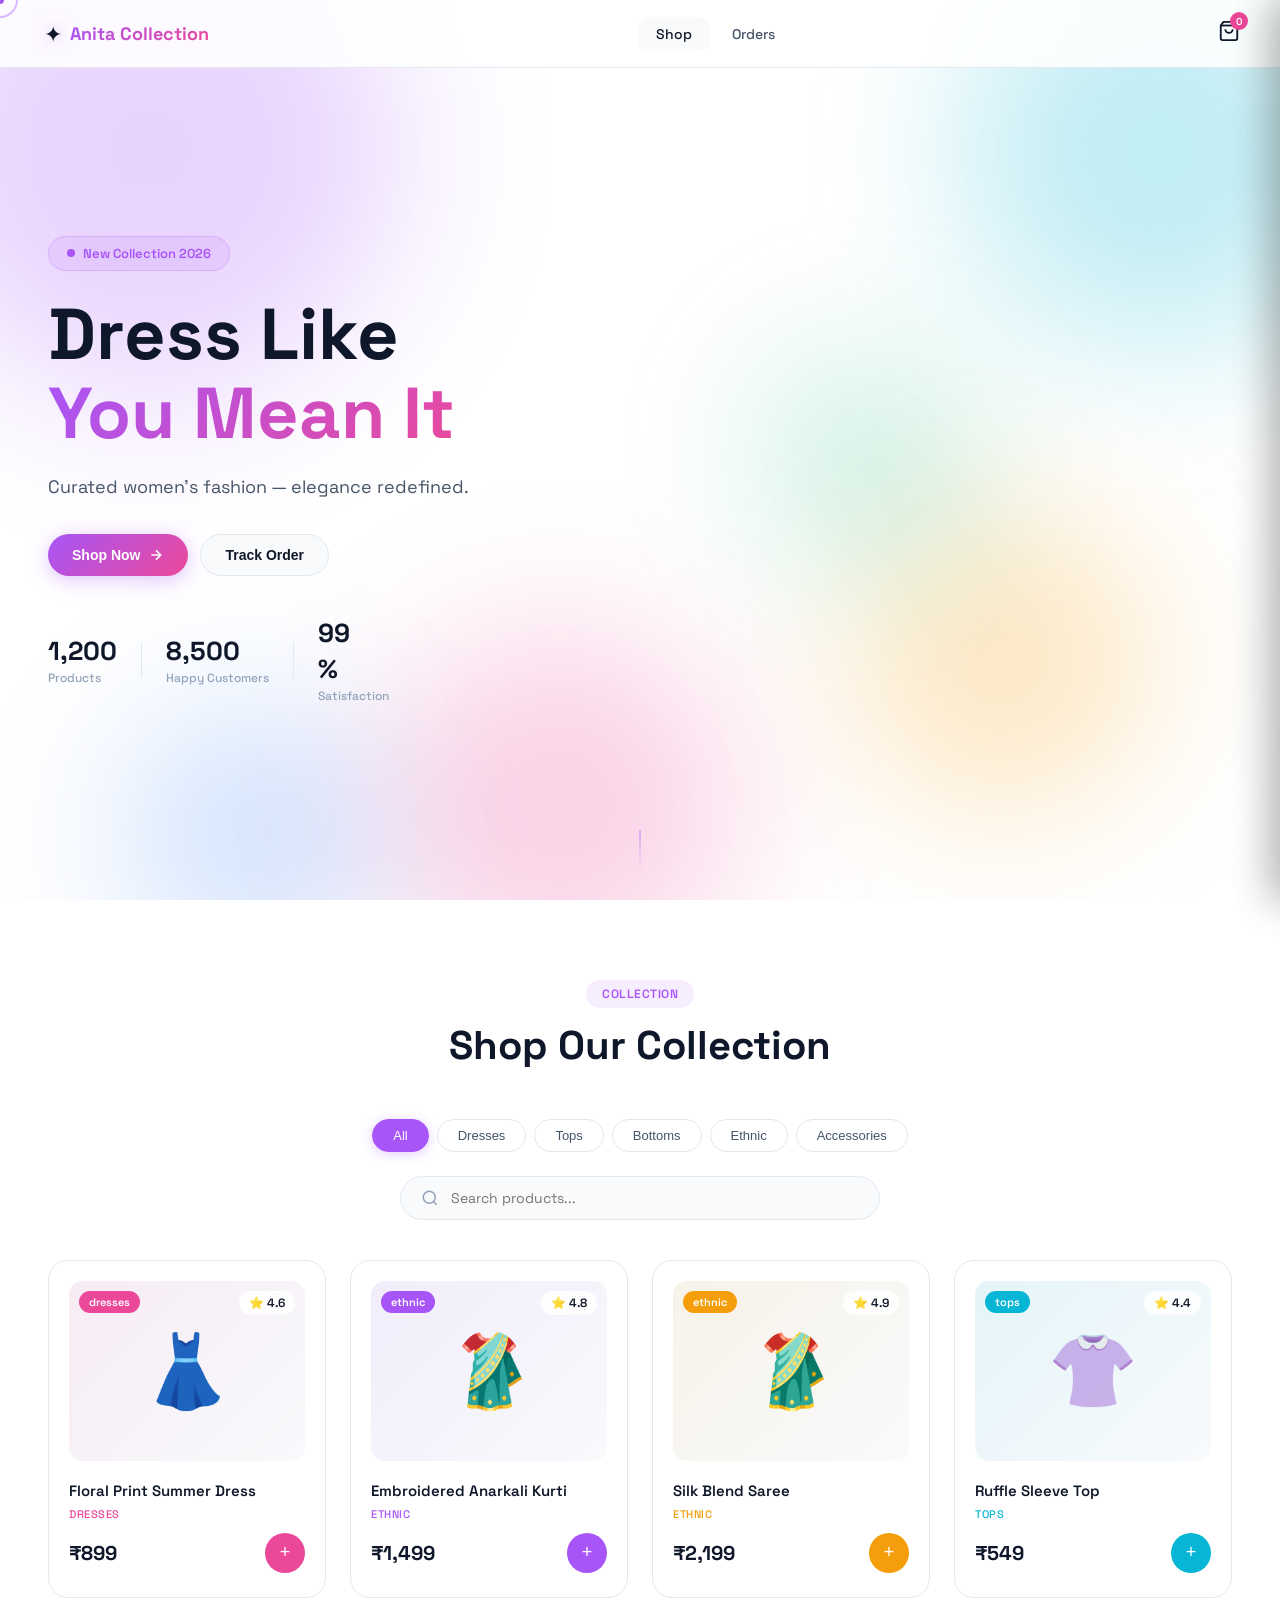
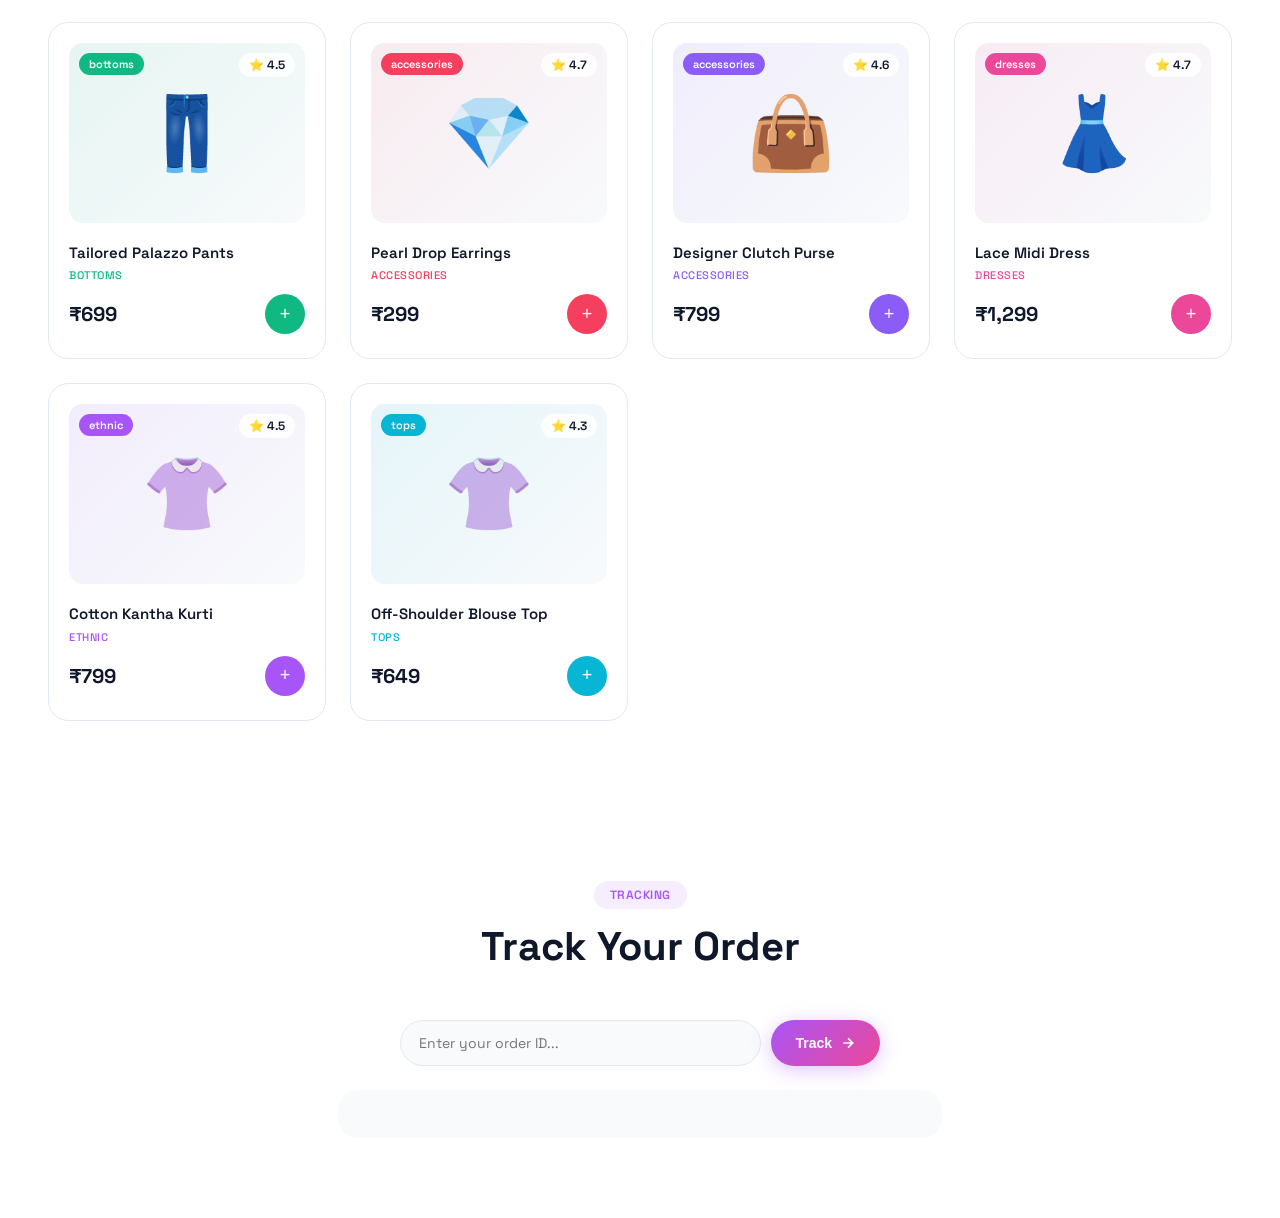
<file: index (2).html>
<!DOCTYPE html>
<html lang="en">
<head>
    <meta charset="UTF-8">
    <meta name="viewport" content="width=device-width, initial-scale=1.0">
    <title>Anita Collection — Women's Fashion</title>
    <link href="https://fonts.googleapis.com/css2?family=Space+Grotesk:wght@300;400;500;600;700&family=Inter:wght@300;400;500;600;700&display=swap" rel="stylesheet">
    <link rel="stylesheet" href="style.css">
</head>
<body>

<canvas id="cursor-canvas"></canvas>
<div id="cursor-follower"><div class="cursor-dot"></div><div class="cursor-ring"></div></div>

<nav class="navbar">
    <div class="nav-brand" data-secret-trigger id="navBrand">
        <span class="brand-icon">✦</span>
        <span class="brand-name">Anita Collection</span>
    </div>
    <div class="nav-links">
        <a href="#shop" class="nav-link active" data-goto="shop">Shop</a>
        <a href="#orders" class="nav-link" data-goto="orders">Orders</a>
    </div>
    <div class="nav-cart" id="navCart">
        <span class="cart-count" id="cartCount">0</span>
        <svg width="22" height="22" viewBox="0 0 24 24" fill="none" stroke="currentColor" stroke-width="2">
            <path d="M6 2L3 6v14a2 2 0 002 2h14a2 2 0 002-2V6l-3-4z"/>
            <line x1="3" y1="6" x2="21" y2="6"/>
            <path d="M16 10a4 4 0 01-8 0"/>
        </svg>
    </div>
</nav>

<section class="customer-view" id="customerView">

    <div class="hero" id="hero">
        <div class="hero-bg-shapes">
            <div class="shape shape-1"></div><div class="shape shape-2"></div>
            <div class="shape shape-3"></div><div class="shape shape-4"></div>
            <div class="shape shape-5"></div><div class="shape shape-6"></div>
        </div>
        <div class="hero-content">
            <div class="hero-badge"><span class="badge-pulse"></span>New Collection 2026</div>
            <h1 class="hero-title">
                <span class="hero-title-line">Dress Like</span>
                <span class="hero-title-line gradient-text">You Mean It</span>
            </h1>
            <p class="hero-subtitle">Curated women's fashion — elegance redefined.</p>
            <div class="hero-cta">
                <button class="btn btn-primary" data-goto="shop"><span>Shop Now</span>
                    <svg width="16" height="16" viewBox="0 0 24 24" fill="none" stroke="currentColor" stroke-width="2.5"><path d="M5 12h14M12 5l7 7-7 7"/></svg>
                </button>
                <button class="btn btn-ghost" data-goto="orders"><span>Track Order</span></button>
            </div>
            <div class="hero-stats">
                <div class="stat-item"><span class="stat-number" data-count="1200">0</span><span class="stat-label">Products</span></div>
                <div class="stat-divider"></div>
                <div class="stat-item"><span class="stat-number" data-count="8500">0</span><span class="stat-label">Happy Customers</span></div>
                <div class="stat-divider"></div>
                <div class="stat-item"><span class="stat-number" data-count="99">0</span><span class="stat-suffix">%</span><span class="stat-label">Satisfaction</span></div>
            </div>
        </div>
        <div class="hero-visual">
            <div class="floating-cards">
                <div class="float-card fc-1"><div class="fc-emoji">🛍️</div><div class="fc-info"><div class="fc-title">New Order</div><div class="fc-sub">2 min ago</div></div></div>
                <div class="float-card fc-2"><div class="fc-emoji">⭐</div><div class="fc-info"><div class="fc-title">4.9 Rating</div><div class="fc-sub">500+ reviews</div></div></div>
                <div class="float-card fc-3"><div class="fc-emoji">🚚</div><div class="fc-info"><div class="fc-title">Free Shipping</div><div class="fc-sub">Orders over ₹999</div></div></div>
                <div class="float-card fc-4"><div class="fc-emoji">💳</div><div class="fc-info"><div class="fc-title">UPI Accepted</div><div class="fc-sub">All apps</div></div></div>
            </div>
        </div>
        <div class="hero-scroll-indicator"><div class="scroll-line"></div></div>
    </div>

    <div class="shop-section" id="shop">
        <div class="section-header">
            <div class="section-tag">Collection</div>
            <h2 class="section-title">Shop Our Collection</h2>
        </div>
        <div class="shop-filters">
            <button class="filter-btn active" data-filter="all">All</button>
            <button class="filter-btn" data-filter="dresses">Dresses</button>
            <button class="filter-btn" data-filter="tops">Tops</button>
            <button class="filter-btn" data-filter="bottoms">Bottoms</button>
            <button class="filter-btn" data-filter="ethnic">Ethnic</button>
            <button class="filter-btn" data-filter="accessories">Accessories</button>
        </div>
        <div class="search-bar">
            <svg width="18" height="18" viewBox="0 0 24 24" fill="none" stroke="currentColor" stroke-width="2"><circle cx="11" cy="11" r="8"/><path d="m21 21-4.35-4.35"/></svg>
            <input type="text" id="searchInput" placeholder="Search products...">
        </div>
        <div class="products-grid" id="productsGrid"></div>
    </div>

    <div class="orders-section" id="orders">
        <div class="section-header"><div class="section-tag">Tracking</div><h2 class="section-title">Track Your Order</h2></div>
        <div class="order-lookup">
            <input type="text" id="orderLookupInput" placeholder="Enter your order ID...">
            <button class="btn btn-primary" id="lookupOrderBtn"><span>Track</span>
                <svg width="16" height="16" viewBox="0 0 24 24" fill="none" stroke="currentColor" stroke-width="2.5"><path d="M5 12h14M12 5l7 7-7 7"/></svg>
            </button>
        </div>
        <div class="order-result" id="orderResult"></div>
    </div>

</section>

<div class="cart-overlay" id="cartOverlay"></div>
<div class="cart-drawer" id="cartDrawer">
    <div class="cart-header">
        <h3>Your Cart <span id="cartItemCount">(0)</span></h3>
        <button class="cart-close" id="cartClose">
            <svg width="20" height="20" viewBox="0 0 24 24" fill="none" stroke="currentColor" stroke-width="2"><path d="M18 6L6 18M6 6l12 12"/></svg>
        </button>
    </div>
    <div class="cart-items" id="cartItems"></div>
    <div class="cart-empty" id="cartEmpty"><div class="cart-empty-icon">🛒</div><p>Your cart is empty</p></div>
    <div class="cart-footer" id="cartFooter">
        <div class="cart-subtotal"><span>Subtotal</span><span id="cartSubtotal">₹0.00</span></div>
        <div class="cart-tax"><span>GST (18%)</span><span id="cartTax">₹0.00</span></div>
        <div class="cart-total"><span>Total</span><span id="cartTotal">₹0.00</span></div>
        <button class="btn btn-checkout" id="checkoutBtn"><span>Proceed to Checkout</span>
            <svg width="16" height="16" viewBox="0 0 24 24" fill="none" stroke="currentColor" stroke-width="2.5"><path d="M5 12h14M12 5l7 7-7 7"/></svg>
        </button>
    </div>
</div>

<div class="modal-overlay" id="checkoutModal">
    <div class="modal">
        <div class="modal-header">
            <h3>Checkout</h3>
            <button class="modal-close" id="modalClose">
                <svg width="20" height="20" viewBox="0 0 24 24" fill="none" stroke="currentColor" stroke-width="2"><path d="M18 6L6 18M6 6l12 12"/></svg>
            </button>
        </div>
        <div class="modal-body">
            <div class="checkout-step active" data-step="1">
                <h4>Step 1: Your Details</h4>
                <div class="form-group"><label>Full Name *</label><input type="text" id="checkoutName" placeholder="Priya Sharma"></div>
                <div class="form-group"><label>Email</label><input type="email" id="checkoutEmail" placeholder="priya@example.com"></div>
                <div class="form-group"><label>Phone *</label><input type="tel" id="checkoutPhone" placeholder="+91 98765 43210"></div>
            </div>
            <div class="checkout-step" data-step="2">
                <h4>Step 2: Shipping Address</h4>
                <div class="form-group"><label>Address *</label><input type="text" id="checkoutAddress" placeholder="42 MG Road, Indore"></div>
                <div class="form-row">
                    <div class="form-group"><label>City *</label><input type="text" id="checkoutCity" placeholder="Indore"></div>
                    <div class="form-group"><label>PIN Code</label><input type="text" id="checkoutZip" placeholder="452001"></div>
                </div>
            </div>
            <div class="checkout-step" data-step="3">
                <h4>Step 3: Payment — UPI</h4>
                <div class="upi-qr-placeholder">
                    <div class="upi-box">
                        <span class="upi-icon">📱</span>
                        <p>Pay via any UPI app</p>
                        <p class="upi-id">anita-collection@upi</p>
                    </div>
                </div>
                <div class="form-group"><label>UPI Transaction ID *</label><input type="text" id="checkoutUPI" placeholder="TXN123456789"></div>
            </div>
            <div class="checkout-step" data-step="4">
                <div class="order-confirmation">
                    <div class="confirm-icon">✅</div>
                    <h4>Order Placed!</h4>
                    <p>Order ID: <strong id="newOrderId">--</strong></p>
                    <p>Delivery in <strong>3-5 business days</strong></p>
                    <button class="btn btn-primary" id="continueShoppingBtn"><span>Continue Shopping</span></button>
                </div>
            </div>
        </div>
        <div class="modal-footer" id="modalFooter">
            <button class="btn btn-ghost" id="prevStepBtn" style="display:none;">Back</button>
            <button class="btn btn-primary" id="nextStepBtn"><span>Next</span>
                <svg width="16" height="16" viewBox="0 0 24 24" fill="none" stroke="currentColor" stroke-width="2.5"><path d="M5 12h14M12 5l7 7-7 7"/></svg>
            </button>
        </div>
    </div>
</div>

<div class="pin-modal" id="pinModal">
    <div class="pin-card">
        <div class="pin-icon">🔐</div>
        <h3>Owner Access</h3>
        <p>Enter your PIN to open the control panel</p>
        <div class="pin-display" id="pinDisplay"></div>
        <div class="pin-error" id="pinError" style="display:none;">Incorrect PIN. Try again.</div>
        <div class="pin-keypad" id="pinKeypad"></div>
        <p class="pin-hint">Default PIN: <strong>1234</strong> · <a href="#" id="resetPinLink">Reset PIN</a></p>
    </div>
</div>

<div class="admin-overlay" id="adminOverlay"></div>
<div class="admin-panel" id="adminPanel">
    <div class="admin-topbar">
        <div class="admin-brand">
            <span class="brand-icon">✦</span>
            <span class="admin-title">Owner Dashboard</span>
            <span class="admin-badge">Full Control</span>
        </div>
        <div class="admin-nav">
            <button class="admin-tab active" data-admin-tab="dashboard"><svg width="16" height="16" viewBox="0 0 24 24" fill="none" stroke="currentColor" stroke-width="2"><rect x="3" y="3" width="7" height="7"/><rect x="14" y="3" width="7" height="7"/><rect x="14" y="14" width="7" height="7"/><rect x="3" y="14" width="7" height="7"/></svg>Dashboard</button>
            <button class="admin-tab" data-admin-tab="products"><svg width="16" height="16" viewBox="0 0 24 24" fill="none" stroke="currentColor" stroke-width="2"><path d="M6 2L3 6v14a2 2 0 002 2h14a2 2 0 002-2V6l-3-4z"/><line x1="3" y1="6" x2="21" y2="6"/><path d="M16 10a4 4 0 01-8 0"/></svg>Products</button>
            <button class="admin-tab" data-admin-tab="orders-admin"><svg width="16" height="16" viewBox="0 0 24 24" fill="none" stroke="currentColor" stroke-width="2"><path d="M9 5H7a2 2 0 00-2 2v12a2 2 0 002 2h10a2 2 0 002-2V7a2 2 0 00-2-2h-2"/><rect x="9" y="3" width="6" height="4" rx="1"/><path d="M9 12h6M9 16h6"/></svg>Orders</button>
            <button class="admin-tab" data-admin-tab="add-product"><svg width="16" height="16" viewBox="0 0 24 24" fill="none" stroke="currentColor" stroke-width="2"><circle cx="12" cy="12" r="10"/><path d="M12 8v8M8 12h8"/></svg>Add Product</button>
        </div>
        <button class="admin-close" id="adminClose"><svg width="18" height="18" viewBox="0 0 24 24" fill="none" stroke="currentColor" stroke-width="2"><path d="M18 6L6 18M6 6l12 12"/></svg></button>
    </div>

    <div class="admin-content active" id="adminDashboard">
        <div class="admin-stats">
            <div class="a-stat-card a-stat-revenue"><div class="a-stat-icon">💰</div><div class="a-stat-info"><div class="a-stat-label">Total Revenue</div><div class="a-stat-value" id="adminRevenue">₹0</div></div></div>
            <div class="a-stat-card a-stat-profit"><div class="a-stat-icon">📈</div><div class="a-stat-info"><div class="a-stat-label">Total Profit</div><div class="a-stat-value" id="adminProfit">₹0</div></div></div>
            <div class="a-stat-card a-stat-orders"><div class="a-stat-icon">📦</div><div class="a-stat-info"><div class="a-stat-label">Total Orders</div><div class="a-stat-value" id="adminTotalOrders">0</div></div></div>
            <div class="a-stat-card a-stat-products"><div class="a-stat-icon">👗</div><div class="a-stat-info"><div class="a-stat-label">Active Products</div><div class="a-stat-value" id="adminProductCount">0</div></div></div>
        </div>
        <div class="admin-chart-card">
            <div class="chart-header"><h4>Revenue & Profit</h4>
                <div class="chart-period-btns">
                    <button class="chart-period-btn active" data-period="week">Week</button>
                    <button class="chart-period-btn" data-period="month">Month</button>
                    <button class="chart-period-btn" data-period="year">Year</button>
                </div>
            </div>
            <div class="chart-container"><canvas id="revenueChart"></canvas></div>
            <div class="chart-legend"><span class="legend-item"><span class="legend-dot" style="background:#a855f7;"></span> Revenue</span><span class="legend-item"><span class="legend-dot" style="background:#06b6d4;"></span> Profit</span></div>
        </div>
        <div class="admin-orders-table">
            <div class="table-header"><h4>Recent Orders</h4>
                <div class="table-filter-btns">
                    <button class="table-filter-btn active" data-status="all">All</button>
                    <button class="table-filter-btn" data-status="pending">Pending</button>
                    <button class="table-filter-btn" data-status="confirmed">Confirmed</button>
                    <button class="table-filter-btn" data-status="shipped">Shipped</button>
                    <button class="table-filter-btn" data-status="delivered">Delivered</button>
                </div>
            </div>
            <div class="table-wrapper"><table><thead><tr><th>ID</th><th>Customer</th><th>Items</th><th>Total</th><th>Status</th><th>Actions</th></tr></thead><tbody id="adminOrdersTable"></tbody></table></div>
        </div>
        <div class="admin-category-card"><h4>Sales by Category</h4><div class="category-bars" id="categoryBars"></div></div>
    </div>

    <div class="admin-content" id="adminProducts">
        <div class="admin-section-header"><h3>Product Management</h3><button class="btn btn-primary" id="adminAddProductBtn"><svg width="16" height="16" viewBox="0 0 24 24" fill="none" stroke="currentColor" stroke-width="2.5"><path d="M12 5v14M5 12h14"/></svg>Add Product</button></div>
        <div class="admin-products-grid" id="adminProductsGrid"></div>
    </div>

    <div class="admin-content" id="adminOrdersAdmin">
        <div class="admin-section-header"><h3>All Orders</h3></div>
        <div class="admin-full-orders-table"><table><thead><tr><th>ID</th><th>Customer</th><th>Items</th><th>Total</th><th>Cost</th><th>Profit</th><th>Status</th><th>Actions</th></tr></thead><tbody id="adminFullOrdersTable"></tbody></table></div>
    </div>

    <div class="admin-content" id="adminAddProduct">
        <div class="admin-section-header"><h3>Add / Edit Product</h3></div>
        <form class="product-form" id="productForm">
            <input type="hidden" id="editProductId" value="">
            <div class="form-row-2">
                <div class="form-group"><label>Product Name *</label><input type="text" id="productName" required placeholder="Embroidered Kurti"></div>
                <div class="form-group"><label>Category *</label>
                    <select id="productCategory">
                        <option value="dresses">Dresses</option><option value="tops">Tops</option><option value="bottoms">Bottoms</option>
                        <option value="ethnic">Ethnic</option><option value="accessories">Accessories</option>
                    </select>
                </div>
            </div>
            <div class="form-row-2">
                <div class="form-group"><label>Price (₹) *</label><input type="number" id="productPrice" required step="1" min="0" placeholder="899"></div>
                <div class="form-group"><label>Cost (₹) *</label><input type="number" id="productCost" required step="1" min="0" placeholder="280"></div>
            </div>
            <div class="form-row-2">
                <div class="form-group"><label>Rating (1–5)</label><input type="number" id="productRating" min="1" max="5" step="0.1" placeholder="4.5"></div>
                <div class="form-group"><label>Reviews</label><input type="number" id="productReviews" min="0" placeholder="50"></div>
            </div>
            <div class="form-group"><label>Description</label><textarea id="productDescription" rows="3" placeholder="Beautiful hand-embroidered kurti..."></textarea></div>
            <div class="form-group"><label>Emoji</label><input type="text" id="productEmoji" placeholder="👚" maxlength="2"></div>
            <div class="form-group"><label>Accent Color</label><input type="color" id="productColor" value="#a855f7"></div>
            <div class="form-group"><label>Stock *</label><input type="number" id="productStock" required min="0" placeholder="100"></div>
            <div class="form-actions">
                <button type="submit" class="btn btn-primary"><svg width="16" height="16" viewBox="0 0 24 24" fill="none" stroke="currentColor" stroke-width="2.5"><path d="M19 21H5a2 2 0 01-2-2V5a2 2 0 012-2h11l5 5v11a2 2 0 01-2 2z"/><polyline points="17 21 17 13 7 13 7 21"/><polyline points="7 3 7 8 15 8"/></svg><span id="productFormSubmitText">Save Product</span></button>
                <button type="button" class="btn btn-ghost" id="cancelEditBtn" style="display:none;">Cancel</button>
            </div>
        </form>
    </div>
</div>

<script src="script.js"></script>
</body>
</html>
</file>
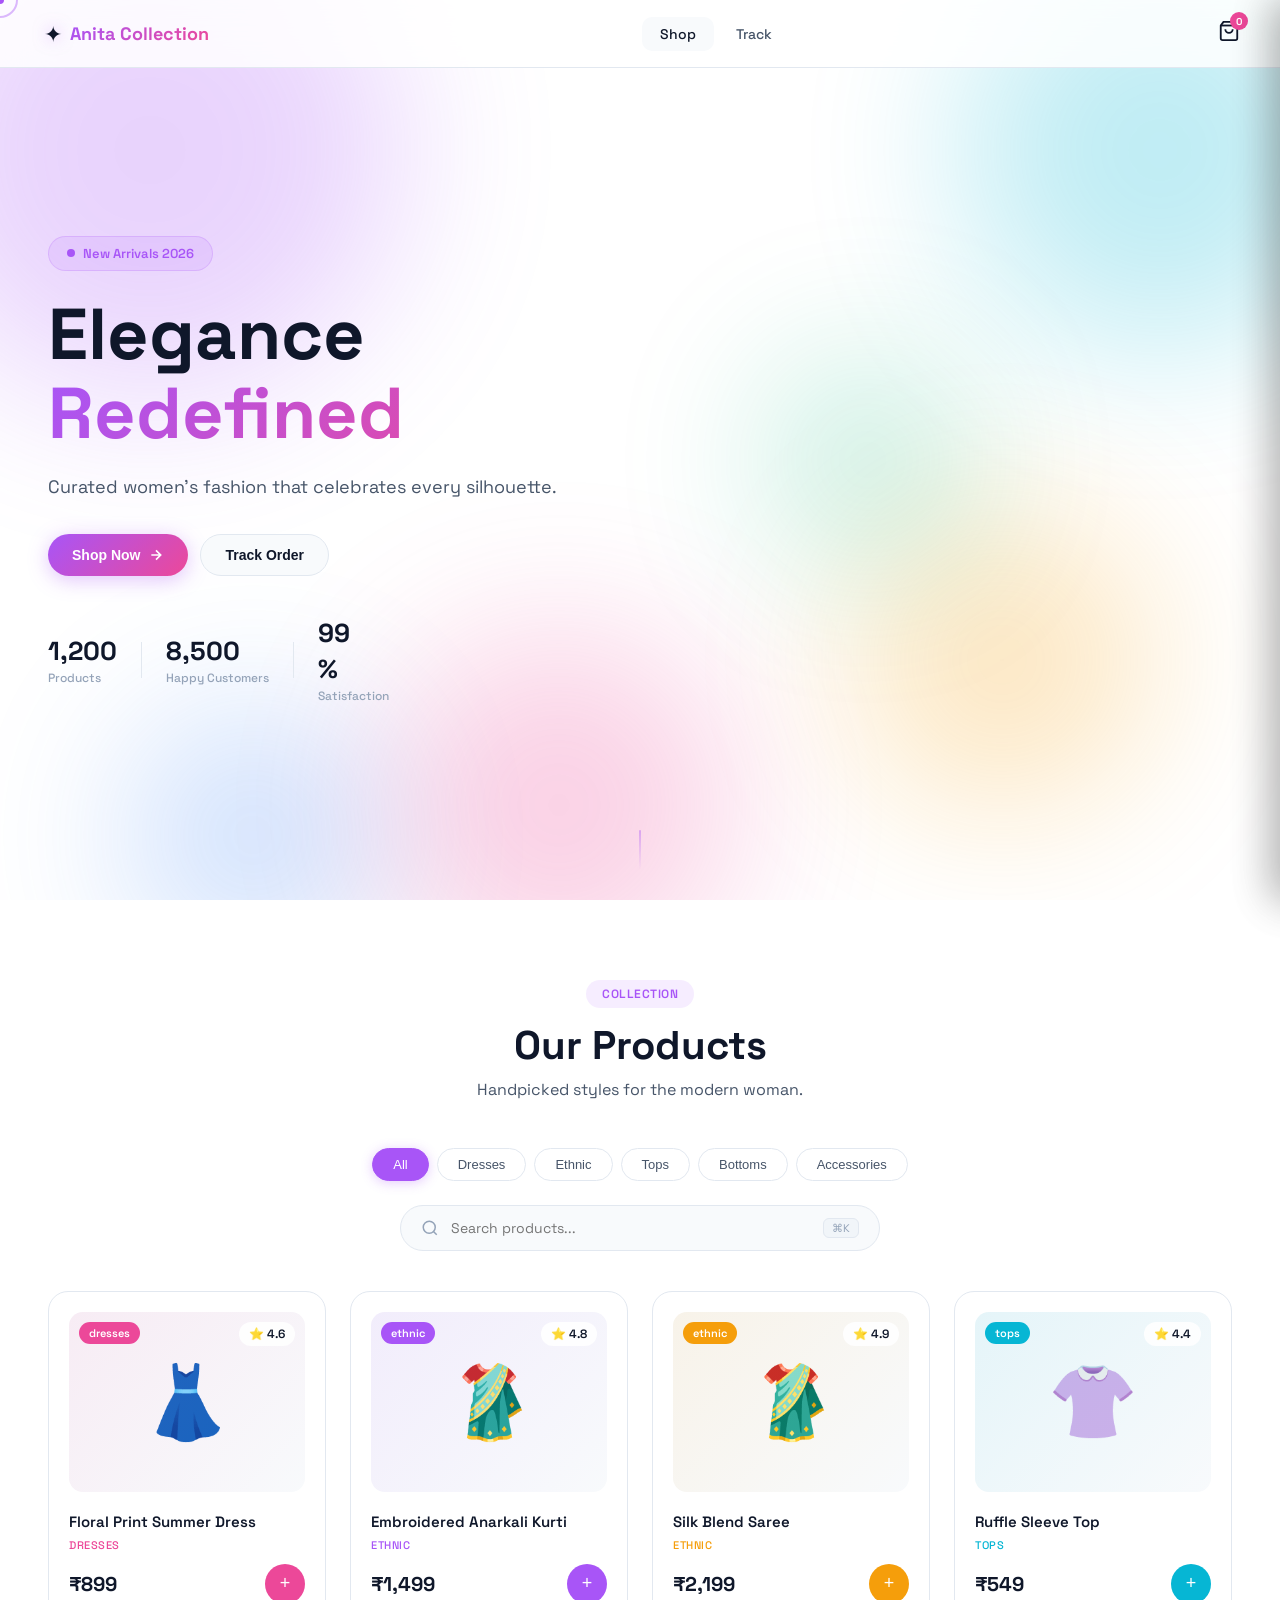
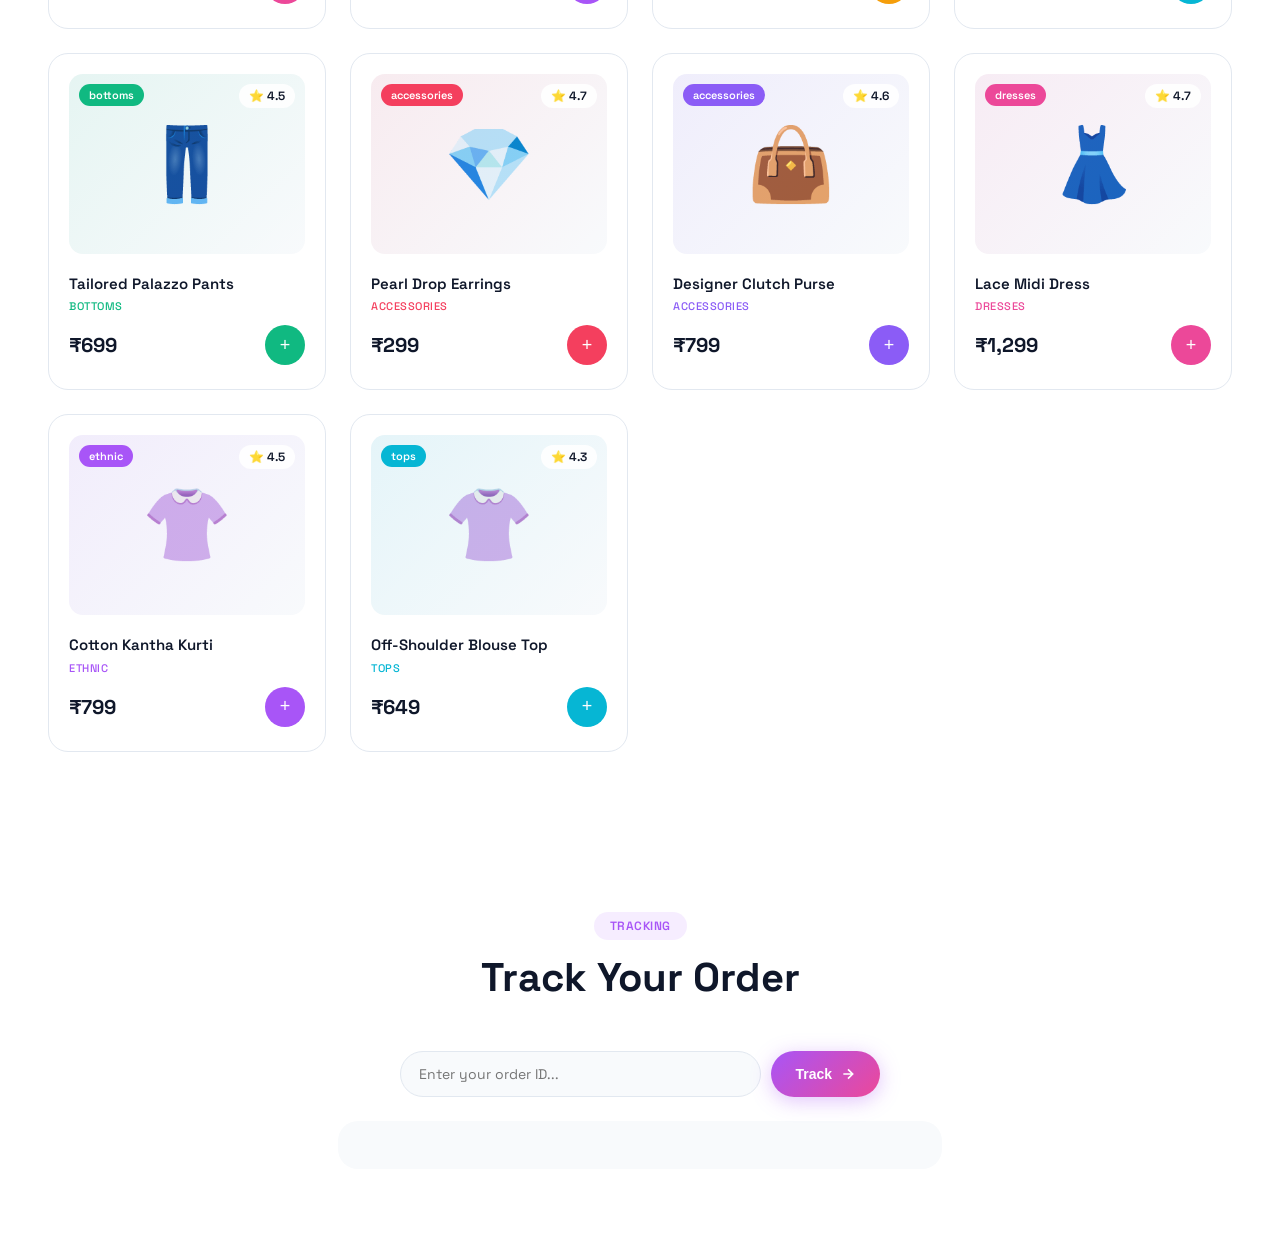
<file: index (4).html>
<!DOCTYPE html>
<html lang="en">
<head>
    <meta charset="UTF-8">
    <meta name="viewport" content="width=device-width, initial-scale=1.0">
    <title>Anita Collection — Women's Fashion</title>
    <link href="https://fonts.googleapis.com/css2?family=Space+Grotesk:wght@300;400;500;600;700&family=Inter:wght@300;400;500;600;700&display=swap" rel="stylesheet">
    <link rel="stylesheet" href="style.css">
</head>
<body>

<canvas id="cursor-canvas"></canvas>
<div id="cursor-follower">
    <div class="cursor-dot"></div>
    <div class="cursor-ring"></div>
</div>

<!-- Secret trigger: triple-click brand logo -->
<nav class="navbar">
    <div class="nav-brand" id="navBrand" data-secret-trigger>
        <span class="brand-icon">✦</span>
        <span class="brand-name">Anita Collection</span>
    </div>
    <div class="nav-links">
        <a href="#shop" class="nav-link active" data-goto="shop">Shop</a>
        <a href="#orders" class="nav-link" data-goto="orders">Track</a>
    </div>
    <div class="nav-cart" id="navCart">
        <span class="cart-count" id="cartCount">0</span>
        <svg width="22" height="22" viewBox="0 0 24 24" fill="none" stroke="currentColor" stroke-width="2">
            <path d="M6 2L3 6v14a2 2 0 002 2h14a2 2 0 002-2V6l-3-4z"/>
            <line x1="3" y1="6" x2="21" y2="6"/>
            <path d="M16 10a4 4 0 01-8 0"/>
        </svg>
    </div>
</nav>

<!-- HERO -->
<section class="hero" id="hero">
    <div class="hero-bg-shapes">
        <div class="shape shape-1"></div>
        <div class="shape shape-2"></div>
        <div class="shape shape-3"></div>
        <div class="shape shape-4"></div>
        <div class="shape shape-5"></div>
        <div class="shape shape-6"></div>
    </div>
    <div class="hero-content">
        <div class="hero-badge">
            <span class="badge-pulse"></span>
            New Arrivals 2026
        </div>
        <h1 class="hero-title">
            <span class="hero-title-line">Elegance</span>
            <span class="hero-title-line gradient-text">Redefined</span>
        </h1>
        <p class="hero-subtitle">Curated women's fashion that celebrates every silhouette.</p>
        <div class="hero-cta">
            <button class="btn btn-primary" data-goto="shop">
                <span>Shop Now</span>
                <svg width="16" height="16" viewBox="0 0 24 24" fill="none" stroke="currentColor" stroke-width="2.5">
                    <path d="M5 12h14M12 5l7 7-7 7"/>
                </svg>
            </button>
            <button class="btn btn-ghost" data-goto="orders">
                <span>Track Order</span>
            </button>
        </div>
        <div class="hero-stats">
            <div class="stat-item">
                <span class="stat-number" data-count="1200">0</span>
                <span class="stat-label">Products</span>
            </div>
            <div class="stat-divider"></div>
            <div class="stat-item">
                <span class="stat-number" data-count="8500">0</span>
                <span class="stat-label">Happy Customers</span>
            </div>
            <div class="stat-divider"></div>
            <div class="stat-item">
                <span class="stat-number" data-count="99">0</span><span class="stat-suffix">%</span>
                <span class="stat-label">Satisfaction</span>
            </div>
        </div>
    </div>
    <div class="hero-visual">
        <div class="float-card fc-1">
            <div class="fc-emoji">👗</div>
            <div class="fc-info"><div class="fc-title">New Dress</div><div class="fc-sub">Just added</div></div>
        </div>
        <div class="float-card fc-2">
            <div class="fc-emoji">⭐</div>
            <div class="fc-info"><div class="fc-title">4.9 Rating</div><div class="fc-sub">2,400 reviews</div></div>
        </div>
        <div class="float-card fc-3">
            <div class="fc-emoji">🚚</div>
            <div class="fc-info"><div class="fc-title">Free Delivery</div><div class="fc-sub">Orders ₹499+</div></div>
        </div>
        <div class="float-card fc-4">
            <div class="fc-emoji">💳</div>
            <div class="fc-info"><div class="fc-title">UPI Accepted</div><div class="fc-sub">All apps</div></div>
        </div>
    </div>
    <div class="hero-scroll-indicator">
        <div class="scroll-line"></div>
    </div>
</section>

<!-- SHOP -->
<div class="shop-section" id="shop">
    <div class="section-header">
        <div class="section-tag">Collection</div>
        <h2 class="section-title">Our Products</h2>
        <p class="section-subtitle">Handpicked styles for the modern woman.</p>
    </div>
    <div class="shop-filters">
        <button class="filter-btn active" data-filter="all">All</button>
        <button class="filter-btn" data-filter="dresses">Dresses</button>
        <button class="filter-btn" data-filter="ethnic">Ethnic</button>
        <button class="filter-btn" data-filter="tops">Tops</button>
        <button class="filter-btn" data-filter="bottoms">Bottoms</button>
        <button class="filter-btn" data-filter="accessories">Accessories</button>
    </div>
    <div class="search-bar">
        <svg width="18" height="18" viewBox="0 0 24 24" fill="none" stroke="currentColor" stroke-width="2">
            <circle cx="11" cy="11" r="8"/><path d="m21 21-4.35-4.35"/>
        </svg>
        <input type="text" id="searchInput" placeholder="Search products...">
        <div class="search-kbd">⌘K</div>
    </div>
    <div class="products-grid" id="productsGrid"></div>
</div>

<!-- ORDER TRACKING -->
<div class="orders-section" id="orders">
    <div class="section-header">
        <div class="section-tag">Tracking</div>
        <h2 class="section-title">Track Your Order</h2>
    </div>
    <div class="order-lookup">
        <input type="text" id="orderLookupInput" placeholder="Enter your order ID...">
        <button class="btn btn-primary" id="lookupOrderBtn">
            <span>Track</span>
            <svg width="16" height="16" viewBox="0 0 24 24" fill="none" stroke="currentColor" stroke-width="2.5">
                <path d="M5 12h14M12 5l7 7-7 7"/>
            </svg>
        </button>
    </div>
    <div class="order-result" id="orderResult"></div>
</div>

<!-- CART DRAWER -->
<div class="cart-overlay" id="cartOverlay"></div>
<div class="cart-drawer" id="cartDrawer">
    <div class="cart-header">
        <h3>Your Cart <span id="cartItemCount">(0)</span></h3>
        <button class="cart-close" id="cartClose">
            <svg width="20" height="20" viewBox="0 0 24 24" fill="none" stroke="currentColor" stroke-width="2">
                <path d="M18 6L6 18M6 6l12 12"/>
            </svg>
        </button>
    </div>
    <div class="cart-items" id="cartItems"></div>
    <div class="cart-empty" id="cartEmpty">
        <div class="cart-empty-icon">🛒</div>
        <p>Your cart is empty</p>
    </div>
    <div class="cart-footer" id="cartFooter">
        <div class="cart-subtotal">
            <span>Subtotal</span>
            <span id="cartSubtotal">₹0.00</span>
        </div>
        <div class="cart-tax">
            <span>Tax (8%)</span>
            <span id="cartTax">₹0.00</span>
        </div>
        <div class="cart-total">
            <span>Total</span>
            <span id="cartTotal">₹0.00</span>
        </div>
        <button class="btn btn-checkout" id="checkoutBtn">
            <span>Checkout with UPI</span>
            <svg width="16" height="16" viewBox="0 0 24 24" fill="none" stroke="currentColor" stroke-width="2.5">
                <path d="M5 12h14M12 5l7 7-7 7"/>
            </svg>
        </button>
    </div>
</div>

<!-- CHECKOUT MODAL -->
<div class="modal-overlay" id="checkoutModal">
    <div class="modal">
        <div class="modal-header">
            <h3>Checkout</h3>
            <button class="modal-close" id="modalClose">
                <svg width="20" height="20" viewBox="0 0 24 24" fill="none" stroke="currentColor" stroke-width="2">
                    <path d="M18 6L6 18M6 6l12 12"/>
                </svg>
            </button>
        </div>
        <div class="modal-body">
            <div class="checkout-step active" data-step="1">
                <h4>Step 1: Contact Info</h4>
                <div class="form-group"><label>Full Name</label><input type="text" id="checkoutName" placeholder="Anita Sharma"></div>
                <div class="form-group"><label>Email</label><input type="email" id="checkoutEmail" placeholder="anita@example.com"></div>
                <div class="form-group"><label>Phone</label><input type="tel" id="checkoutPhone" placeholder="+91 98765 43210"></div>
            </div>
            <div class="checkout-step" data-step="2">
                <h4>Step 2: Shipping Address</h4>
                <div class="form-group"><label>Address</label><input type="text" id="checkoutAddress" placeholder="42 MG Road, Flat 3B"></div>
                <div class="form-row">
                    <div class="form-group"><label>City</label><input type="text" id="checkoutCity" placeholder="Mumbai"></div>
                    <div class="form-group"><label>PIN Code</label><input type="text" id="checkoutZip" placeholder="400001"></div>
                </div>
            </div>
            <div class="checkout-step" data-step="3">
                <h4>Step 3: Payment — UPI</h4>
                <div class="upi-info">
                    <div class="upi-qr-placeholder">📱</div>
                    <p>Pay via any UPI app</p>
                    <p class="upi-id">Owner UPI: <strong>tarunmoriya121-1@okhdfcbank</strong></p>
                </div>
                <div class="form-group"><label>UPI Reference Number</label><input type="text" id="checkoutCard" placeholder="Enter UPI reference (e.g. NPCI123456789)"></div>
            </div>
            <div class="checkout-step" data-step="4">
                <div class="order-confirmation">
                    <div class="confirm-icon">✅</div>
                    <h4>Order Placed!</h4>
                    <p>Order ID: <strong id="newOrderId">--</strong></p>
                    <p>Estimated delivery: <strong>3-5 business days</strong></p>
                    <button class="btn btn-primary" id="continueShoppingBtn"><span>Continue Shopping</span></button>
                </div>
            </div>
        </div>
        <div class="modal-footer" id="modalFooter">
            <button class="btn btn-ghost" id="prevStepBtn" style="display:none;">Back</button>
            <button class="btn btn-primary" id="nextStepBtn"><span>Next</span><svg width="16" height="16" viewBox="0 0 24 24" fill="none" stroke="currentColor" stroke-width="2.5"><path d="M5 12h14M12 5l7 7-7 7"/></svg></button>
        </div>
    </div>
</div>

<!-- ═══════════════════ SECRET PIN MODAL ═══════════════════ -->
<div class="pin-modal" id="pinModal">
    <div class="pin-card">
        <div class="pin-icon">🔐</div>
        <h3>Owner Access</h3>
        <p>Enter your 4-digit PIN</p>
        <div class="pin-display" id="pinDisplay"></div>
        <div class="pin-error" id="pinError" style="display:none;">Incorrect PIN. Try again.</div>
        <div class="pin-keypad" id="pinKeypad"></div>
        <button class="pin-cancel" id="pinCancel">Cancel</button>
        <p class="pin-hint" id="secretHint"></p>
    </div>
</div>

<!-- ═══════════════════ ADMIN PANEL ═══════════════════ -->
<div class="admin-overlay" id="adminOverlay"></div>
<div class="admin-panel" id="adminPanel">
    <div class="admin-topbar">
        <div class="admin-brand">
            <span class="brand-icon">✦</span>
            <span class="admin-title">Owner Panel</span>
            <span class="admin-badge">Control Center</span>
        </div>
        <div class="admin-nav">
            <button class="admin-tab active" data-admin-tab="dashboard">Dashboard</button>
            <button class="admin-tab" data-admin-tab="products">Products</button>
            <button class="admin-tab" data-admin-tab="orders-admin">Orders</button>
            <button class="admin-tab" data-admin-tab="add-product">Add Product</button>
        </div>
        <button class="admin-close" id="adminClose">
            <svg width="18" height="18" viewBox="0 0 24 24" fill="none" stroke="currentColor" stroke-width="2">
                <path d="M18 6L6 18M6 6l12 12"/>
            </svg>
        </button>
    </div>

    <!-- DASHBOARD TAB -->
    <div class="admin-content active" id="adminDashboard">
        <div class="admin-stats">
            <div class="a-stat-card a-stat-revenue">
                <div class="a-stat-icon">💰</div>
                <div class="a-stat-info">
                    <div class="a-stat-label">Total Revenue</div>
                    <div class="a-stat-value" id="adminRevenue">₹0.00</div>
                </div>
            </div>
            <div class="a-stat-card a-stat-profit">
                <div class="a-stat-icon">📈</div>
                <div class="a-stat-info">
                    <div class="a-stat-label">Total Profit</div>
                    <div class="a-stat-value" id="adminProfit">₹0.00</div>
                </div>
            </div>
            <div class="a-stat-card a-stat-orders">
                <div class="a-stat-icon">📦</div>
                <div class="a-stat-info">
                    <div class="a-stat-label">Total Orders</div>
                    <div class="a-stat-value" id="adminTotalOrders">0</div>
                </div>
            </div>
            <div class="a-stat-card a-stat-products">
                <div class="a-stat-icon">👗</div>
                <div class="a-stat-info">
                    <div class="a-stat-label">Active Products</div>
                    <div class="a-stat-value" id="adminProductCount">0</div>
                </div>
            </div>
        </div>
        <div class="admin-chart-card">
            <div class="chart-header">
                <h4>Revenue &amp; Profit Trend</h4>
                <div class="chart-period-btns">
                    <button class="chart-period-btn active" data-period="week">Week</button>
                    <button class="chart-period-btn" data-period="month">Month</button>
                </div>
            </div>
            <div class="chart-container">
                <canvas id="revenueChart" height="200"></canvas>
            </div>
            <div class="chart-legend">
                <span class="legend-item"><span class="legend-dot" style="background:#a855f7;"></span> Revenue</span>
                <span class="legend-item"><span class="legend-dot" style="background:#06b6d4;"></span> Profit</span>
            </div>
        </div>
        <div class="admin-orders-table">
            <div class="table-header">
                <h4>Recent Orders</h4>
                <div class="table-filter-btns">
                    <button class="table-filter-btn active" data-status="all">All</button>
                    <button class="table-filter-btn" data-status="pending">Pending</button>
                    <button class="table-filter-btn" data-status="confirmed">Confirmed</button>
                    <button class="table-filter-btn" data-status="shipped">Shipped</button>
                    <button class="table-filter-btn" data-status="delivered">Delivered</button>
                </div>
            </div>
            <div class="table-wrapper">
                <table>
                    <thead><tr><th>ID</th><th>Customer</th><th>Items</th><th>Total</th><th>Profit</th><th>Status</th><th>Actions</th></tr></thead>
                    <tbody id="adminOrdersTable"></tbody>
                </table>
            </div>
        </div>
        <div class="admin-category-card">
            <h4>Sales by Category</h4>
            <div class="category-bars" id="categoryBars"></div>
        </div>
    </div>

    <!-- PRODUCTS TAB -->
    <div class="admin-content" id="adminProducts">
        <div class="admin-section-header">
            <h3>Product Management</h3>
            <button class="btn btn-primary" id="adminAddProductBtn">
                <svg width="16" height="16" viewBox="0 0 24 24" fill="none" stroke="currentColor" stroke-width="2.5"><path d="M12 5v14M5 12h14"/></svg>
                Add Product
            </button>
        </div>
        <div class="admin-products-grid" id="adminProductsGrid"></div>
    </div>

    <!-- ORDERS TAB -->
    <div class="admin-content" id="adminOrdersAdmin">
        <div class="admin-section-header">
            <h3>All Orders</h3>
            <div class="admin-orders-search">
                <svg width="16" height="16" viewBox="0 0 24 24" fill="none" stroke="currentColor" stroke-width="2"><circle cx="11" cy="11" r="8"/><path d="m21 21-4.35-4.35"/></svg>
                <input type="text" id="adminOrdersSearch" placeholder="Search orders...">
            </div>
        </div>
        <div class="admin-full-orders-table">
            <table>
                <thead><tr><th>ID</th><th>Customer</th><th>Email</th><th>Items</th><th>Subtotal</th><th>Tax</th><th>Total</th><th>Cost</th><th>Profit</th><th>Status</th><th>Date</th><th>Actions</th></tr></thead>
                <tbody id="adminFullOrdersTable"></tbody>
            </table>
        </div>
    </div>

    <!-- ADD PRODUCT TAB -->
    <div class="admin-content" id="adminAddProduct">
        <div class="admin-section-header">
            <h3>Add / Edit Product</h3>
        </div>
        <form class="product-form" id="productForm">
            <input type="hidden" id="editProductId" value="">

            <!-- Product Image Upload -->
            <div class="form-group">
                <label>Product Photo</label>
                <div class="image-upload-area" id="imageUploadArea">
                    <div class="image-upload-placeholder" id="imagePlaceholder">
                        <svg width="32" height="32" viewBox="0 0 24 24" fill="none" stroke="currentColor" stroke-width="1.5">
                            <rect x="3" y="3" width="18" height="18" rx="2" ry="2"/>
                            <circle cx="8.5" cy="8.5" r="1.5"/>
                            <polyline points="21 15 16 10 5 21"/>
                        </svg>
                        <p>Click to upload product photo</p>
                        <span>JPG, PNG, WEBP — max 5MB</span>
                    </div>
                    <img id="imagePreview" class="image-preview" style="display:none;" alt="Product preview">
                </div>
                <input type="file" id="productImageInput" accept="image/*" style="display:none;">
                <div class="image-upload-actions" id="imageUploadActions" style="display:none;">
                    <button type="button" class="btn btn-ghost btn-sm" id="removeImageBtn">Remove Photo</button>
                </div>
                <small style="color:#666;">Upload a clear product photo — it will be shown to customers</small>
            </div>

            <div class="form-row-2">
                <div class="form-group">
                    <label>Product Name *</label>
                    <input type="text" id="productName" required placeholder="Embroidered Kurti Set">
                </div>
                <div class="form-group">
                    <label>Category *</label>
                    <select id="productCategory">
                        <option value="dresses">Dresses</option>
                        <option value="ethnic">Ethnic</option>
                        <option value="tops">Tops</option>
                        <option value="bottoms">Bottoms</option>
                        <option value="accessories">Accessories</option>
                    </select>
                </div>
            </div>
            <div class="form-row-2">
                <div class="form-group">
                    <label>Selling Price (₹) *</label>
                    <input type="number" id="productPrice" required step="0.01" min="0" placeholder="1499">
                </div>
                <div class="form-group">
                    <label>Cost Price (₹) * — for profit</label>
                    <input type="number" id="productCost" required step="0.01" min="0" placeholder="450">
                </div>
            </div>
            <div class="form-row-2">
                <div class="form-group">
                    <label>Stock Qty *</label>
                    <input type="number" id="productStock" required min="0" placeholder="50">
                </div>
                <div class="form-group">
                    <label>Rating (1–5)</label>
                    <input type="number" id="productRating" min="1" max="5" step="0.1" placeholder="4.5">
                </div>
            </div>
            <div class="form-group">
                <label>Description</label>
                <textarea id="productDescription" rows="3" placeholder="Beautiful hand-embroidered kurti with mirror work..."></textarea>
            </div>
            <div class="form-group">
                <label>Emoji Icon</label>
                <input type="text" id="productEmoji" placeholder="👚" maxlength="2">
                <small style="color:#666;">Use one emoji to represent the product</small>
            </div>
            <div class="form-group">
                <label>Accent Color</label>
                <input type="color" id="productColor" value="#a855f7">
            </div>
            <div class="form-actions">
                <button type="submit" class="btn btn-primary">
                    <svg width="16" height="16" viewBox="0 0 24 24" fill="none" stroke="currentColor" stroke-width="2.5">
                        <path d="M19 21H5a2 2 0 01-2-2V5a2 2 0 012-2h11l5 5v11a2 2 0 01-2 2z"/>
                        <polyline points="17 21 17 13 7 13 7 21"/><polyline points="7 3 7 8 15 8"/>
                    </svg>
                    <span id="productFormSubmitText">Save Product</span>
                </button>
                <button type="button" class="btn btn-ghost" id="cancelEditBtn" style="display:none;">Cancel Edit</button>
            </div>
        </form>
    </div>
</div>

<script src="script.js"></script>
</body>
</html>
</file>
<file: style.css>
/* ═══════════════════════════════════════════════
   ANITA COLLECTION — style.css
   White background + rainbow accents + motion
═══════════════════════════════════════════════ */
@import url('https://fonts.googleapis.com/css2?family=Space+Grotesk:wght@300;400;500;600;700&display=swap');
*,*::before,*::after{box-sizing:border-box;margin:0;padding:0}
:root{
  --bg:#ffffff;--bg2:#f8fafc;--bg3:#f1f5f9;
  --text:#0f172a;--text2:#475569;--text3:#94a3b8;
  --border:#e2e8f0;
  --violet:#a855f7;--cyan:#06b6d4;--pink:#ec4899;--amber:#f59e0b;--emerald:#10b981;--blue:#3b82f6;--red:#ef4444;
  --shadow:0 4px 24px rgba(0,0,0,.08);--shadow-lg:0 12px 48px rgba(0,0,0,.15);
  --radius:14px;--radius-lg:20px;
  --font:'Space Grotesk',sans-serif;
}
html{scroll-behavior:smooth}
body{font-family:var(--font);background:var(--bg);color:var(--text);overflow-x:hidden}
a{text-decoration:none;color:inherit}
::-webkit-scrollbar{width:6px}
::-webkit-scrollbar-track{background:var(--bg2)}
::-webkit-scrollbar-thumb{background:var(--border);border-radius:10px}

/* ── Cursor (desktop only, no touch animation) ── */
#cursor-canvas{position:fixed;top:0;left:0;width:100%;height:100%;pointer-events:none;z-index:9997}
#cursor-follower{position:fixed;top:0;left:0;pointer-events:none;z-index:9998}
.cursor-dot{width:8px;height:8px;background:var(--violet);border-radius:50%;position:absolute;transform:translate(-50%,-50%)}
.cursor-ring{width:36px;height:36px;border:2px solid rgba(168,85,247,.4);border-radius:50%;position:absolute;transform:translate(-50%,-50%);transition:all .12s ease}

/* ── Navbar ── */
.navbar{position:fixed;top:0;left:0;right:0;z-index:999;display:flex;align-items:center;justify-content:space-between;padding:0 32px;height:68px;background:rgba(255,255,255,.85);backdrop-filter:blur(20px);border-bottom:1px solid var(--border)}
.nav-brand{display:flex;align-items:center;gap:8px;cursor:pointer;user-select:none;padding:6px 12px;border-radius:10px;transition:all .2s}
.nav-brand:hover{background:var(--bg2)}
.nav-brand:active{transform:scale(.96)}
.brand-icon{font-size:22px;filter:drop-shadow(0 0 8px rgba(168,85,247,.5))}
.brand-name{font-size:18px;font-weight:700;background:linear-gradient(135deg,var(--violet),var(--pink));-webkit-background-clip:text;-webkit-text-fill-color:transparent;background-clip:text}
.nav-links{display:flex;align-items:center;gap:4px}
.nav-link{padding:8px 18px;border-radius:10px;font-size:14px;font-weight:500;color:var(--text2);transition:all .25s}
.nav-link:hover,.nav-link.active{background:var(--bg2);color:var(--text)}
.nav-cart{position:relative;padding:8px;cursor:pointer;transition:all .2s}
.nav-cart:hover{transform:scale(1.1)}
.cart-count{position:absolute;top:0;right:0;background:var(--pink);color:#fff;font-size:10px;font-weight:700;width:18px;height:18px;border-radius:50%;display:flex;align-items:center;justify-content:center}

/* ── Hero ── */
.hero{min-height:100vh;display:flex;align-items:center;padding:100px 48px 60px;position:relative;overflow:hidden}
.hero-bg-shapes{position:absolute;inset:0;pointer-events:none}
.shape{position:absolute;border-radius:50%;filter:blur(80px);opacity:.25;animation:floatShape 8s ease-in-out infinite}
.shape-1{width:500px;height:500px;background:var(--violet);top:-100px;left:-100px;animation-delay:0s}
.shape-2{width:400px;height:400px;background:var(--cyan);top:-50px;right:-80px;animation-delay:2s}
.shape-3{width:350px;height:350px;background:var(--pink);bottom:-80px;left:30%;animation-delay:4s}
.shape-4{width:300px;height:300px;background:var(--amber);bottom:10%;right:10%;animation-delay:1s}
.shape-5{width:200px;height:200px;background:var(--emerald);top:40%;left:60%;animation-delay:3s}
.shape-6{width:250px;height:250px;background:var(--blue);bottom:-60px;left:10%;animation-delay:5s}
@keyframes floatShape{0%,100%{transform:translate(0,0) scale(1)}25%{transform:translate(30px,-20px) scale(1.05)}50%{transform:translate(-20px,20px) scale(.95)}75%{transform:translate(20px,30px) scale(1.02)}}
.hero-content{position:relative;z-index:2;max-width:580px;flex-shrink:0}
.hero-badge{display:inline-flex;align-items:center;gap:8px;padding:8px 18px;border-radius:50px;background:rgba(168,85,247,.1);border:1px solid rgba(168,85,247,.2);font-size:13px;font-weight:600;color:var(--violet);margin-bottom:24px;animation:slideUp .6s ease}
.badge-pulse{width:8px;height:8px;background:var(--violet);border-radius:50%;animation:pulse 2s ease infinite}
@keyframes pulse{0%,100%{opacity:1;transform:scale(1)}50%{opacity:.5;transform:scale(1.5)}}
.hero-title{font-size:clamp(42px,6vw,72px);font-weight:700;line-height:1.1;margin-bottom:20px}
.hero-title-line{display:block;animation:slideUp .6s ease both}
.hero-title-line:nth-child(2){animation-delay:.15s}
.gradient-text{background:linear-gradient(135deg,var(--violet),var(--pink),var(--cyan));-webkit-background-clip:text;-webkit-text-fill-color:transparent;background-clip:text;background-size:200% 200%;animation:gradientShift 4s ease infinite}
@keyframes gradientShift{0%,100%{background-position:0% 50%}50%{background-position:100% 50%}}
.hero-subtitle{font-size:18px;color:var(--text2);line-height:1.6;margin-bottom:32px;animation:slideUp .6s ease .3s both}
.hero-cta{display:flex;gap:12px;margin-bottom:40px;animation:slideUp .6s ease .4s both}
.btn{display:inline-flex;align-items:center;gap:8px;padding:12px 24px;border-radius:50px;font-size:14px;font-weight:600;cursor:pointer;border:none;transition:all .3s cubic-bezier(.34,1.56,.64,1)}
.btn-primary{background:linear-gradient(135deg,var(--violet),var(--pink));color:#fff;box-shadow:0 4px 20px rgba(168,85,247,.35)}
.btn-primary:hover{transform:translateY(-2px) scale(1.02);box-shadow:0 8px 30px rgba(168,85,247,.5)}
.btn-primary:active{transform:scale(.98)}
.btn-ghost{background:var(--bg2);color:var(--text);border:1.5px solid var(--border)}
.btn-ghost:hover{background:var(--bg3);transform:translateY(-2px)}
.btn-checkout{width:100%;justify-content:center;background:linear-gradient(135deg,var(--emerald),var(--cyan));color:#fff;box-shadow:0 4px 20px rgba(16,185,129,.3);padding:14px 24px;font-size:15px}
.btn-checkout:hover{transform:translateY(-2px);box-shadow:0 8px 30px rgba(16,185,129,.4)}
.hero-stats{display:flex;align-items:center;gap:24px;animation:slideUp .6s ease .5s both}
.stat-item{display:flex;flex-direction:column;gap:2px}
.stat-number{font-size:26px;font-weight:700;color:var(--text)}
.stat-suffix{font-size:26px;font-weight:700}
.stat-label{font-size:12px;color:var(--text3);font-weight:500}
.stat-divider{width:1px;height:36px;background:var(--border)}
.hero-visual{position:relative;z-index:2;margin-left:auto;width:420px;flex-shrink:0}
.float-card{position:absolute;background:rgba(255,255,255,.9);backdrop-filter:blur(20px);border:1px solid var(--border);border-radius:var(--radius);padding:14px 18px;display:flex;align-items:center;gap:12px;box-shadow:var(--shadow);animation:floatCard 6s ease-in-out infinite;opacity:0;animation-fill-mode:forwards}
.fc-emoji{font-size:28px}
.fc-title{font-size:13px;font-weight:600;color:var(--text)}
.fc-sub{font-size:11px;color:var(--text3)}
.fc-1{top:20px;right:20px;animation-delay:.5s}
.fc-2{top:120px;right:-10px;animation-delay:1.5s}
.fc-3{top:220px;right:30px;animation-delay:2.5s}
.fc-4{bottom:20px;right:10px;animation-delay:3.5s}
@keyframes floatCard{0%{opacity:0;transform:translateY(20px)}15%,85%{opacity:1;transform:translateY(0)}100%{opacity:0;transform:translateY(-20px)}}
.hero-scroll-indicator{position:absolute;bottom:30px;left:50%;transform:translateX(-50%);display:flex;flex-direction:column;align-items:center;gap:8px;opacity:.4}
.scroll-line{width:2px;height:40px;background:linear-gradient(to bottom,var(--violet),transparent);border-radius:2px;animation:scrollLine 2s ease infinite}
@keyframes scrollLine{0%{transform:scaleY(0);transform-origin:top}50%{transform:scaleY(1);transform-origin:top}51%{transform:scaleY(1);transform-origin:bottom}100%{transform:scaleY(0);transform-origin:bottom}}

/* ── Shop ── */
.shop-section{padding:80px 48px;max-width:1300px;margin:0 auto}
.section-header{text-align:center;margin-bottom:48px}
.section-tag{display:inline-block;padding:6px 16px;border-radius:50px;background:rgba(168,85,247,.1);color:var(--violet);font-size:12px;font-weight:600;letter-spacing:.5px;text-transform:uppercase;margin-bottom:12px}
.section-title{font-size:clamp(28px,4vw,40px);font-weight:700;margin-bottom:8px}
.section-subtitle{color:var(--text2);font-size:16px}
.shop-filters{display:flex;justify-content:center;flex-wrap:wrap;gap:8px;margin-bottom:24px}
.filter-btn{padding:8px 20px;border-radius:50px;font-size:13px;font-weight:500;border:1.5px solid var(--border);background:var(--bg);color:var(--text2);cursor:pointer;transition:all .25s}
.filter-btn:hover{border-color:var(--violet);color:var(--violet)}
.filter-btn.active{background:var(--violet);color:#fff;border-color:var(--violet);box-shadow:0 2px 12px rgba(168,85,247,.3)}
.search-bar{display:flex;align-items:center;gap:12px;max-width:480px;margin:0 auto 40px;padding:12px 20px;border-radius:50px;border:1.5px solid var(--border);background:var(--bg2);transition:all .25s}
.search-bar:focus-within{border-color:var(--violet);box-shadow:0 0 0 3px rgba(168,85,247,.1)}
.search-bar svg{color:var(--text3);flex-shrink:0}
.search-bar input{flex:1;border:none;background:transparent;font-size:14px;color:var(--text);outline:none;font-family:var(--font)}
.search-kbd{font-size:11px;color:var(--text3);background:var(--bg3);padding:2px 8px;border-radius:6px;border:1px solid var(--border)}
.products-grid{display:grid;grid-template-columns:repeat(auto-fill,minmax(260px,1fr));gap:24px}
.product-card{background:var(--bg);border:1.5px solid var(--border);border-radius:var(--radius-lg);padding:20px;cursor:pointer;transition:all .4s cubic-bezier(.34,1.56,.64,1);position:relative;overflow:hidden;opacity:0;transform:translateY(30px)}
.product-card.visible{opacity:1;transform:translateY(0)}
.product-card:hover{transform:translateY(-6px) scale(1.01);box-shadow:var(--shadow-lg);border-color:var(--product-color,var(--violet))}
.product-card:hover .product-glow{opacity:1}
.product-glow{position:absolute;top:-60px;right:-60px;width:180px;height:180px;border-radius:50%;background:var(--product-color,var(--violet));filter:blur(60px);opacity:0;transition:opacity .4s;pointer-events:none}
.product-image{width:100%;height:180px;background:var(--bg2);border-radius:var(--radius);display:flex;align-items:center;justify-content:center;margin-bottom:16px;position:relative;overflow:hidden}
.product-image img{width:100%;height:100%;object-fit:cover;border-radius:var(--radius)}
.product-image .product-emoji{font-size:72px}
.product-image::before{content:'';position:absolute;inset:0;background:linear-gradient(135deg,var(--product-color,var(--violet)),transparent);opacity:.08}
.product-badge{position:absolute;top:10px;left:10px;padding:4px 10px;border-radius:50px;font-size:11px;font-weight:600;background:var(--product-color,var(--violet));color:#fff}
.product-rating{position:absolute;top:10px;right:10px;display:flex;align-items:center;gap:4px;font-size:12px;font-weight:600;background:rgba(255,255,255,.9);padding:4px 10px;border-radius:50px}
.product-info{padding:4px 0}
.product-name{font-size:15px;font-weight:600;margin-bottom:6px;line-height:1.3}
.product-category-tag{font-size:11px;font-weight:500;color:var(--product-color,var(--violet));text-transform:uppercase;letter-spacing:.5px;margin-bottom:10px}
.product-bottom{display:flex;align-items:center;justify-content:space-between;margin-top:12px}
.product-price{font-size:20px;font-weight:700;color:var(--text)}
.product-actions{display:flex;gap:8px}
.add-cart-btn{width:40px;height:40px;border-radius:50%;border:none;background:var(--product-color,var(--violet));color:#fff;cursor:pointer;display:flex;align-items:center;justify-content:center;transition:all .25s;font-size:18px}
.add-cart-btn:hover{transform:scale(1.15);box-shadow:0 4px 16px rgba(0,0,0,.2)}
.add-cart-btn.added{animation:cartPop .4s ease}
@keyframes cartPop{0%{transform:scale(1)}50%{transform:scale(1.3)}100%{transform:scale(1)}}
.no-products{grid-column:1/-1;text-align:center;padding:60px;color:var(--text3)}
.no-products-emoji{font-size:64px;margin-bottom:16px}

/* ── Image Upload ── */
.image-upload-area{width:100%;border:2px dashed var(--border);border-radius:var(--radius-lg);padding:32px;text-align:center;cursor:pointer;transition:all .25s;background:var(--bg2)}
.image-upload-area:hover{border-color:var(--violet);background:rgba(168,85,247,.05)}
.image-upload-area.drag-over{border-color:var(--violet);background:rgba(168,85,247,.1)}
.image-upload-placeholder svg{color:var(--text3);margin-bottom:12px}
.image-upload-placeholder p{font-size:14px;font-weight:500;color:var(--text);margin-bottom:4px}
.image-upload-placeholder span{font-size:12px;color:var(--text3)}
.image-preview{width:100%;max-height:250px;object-fit:contain;border-radius:var(--radius);margin-bottom:12px}
.image-upload-actions{margin-top:12px}

/* ── Cart Drawer ── */
.cart-overlay{position:fixed;inset:0;background:rgba(0,0,0,.4);z-index:1000;opacity:0;pointer-events:none;transition:opacity .3s}
.cart-overlay.open{opacity:1;pointer-events:auto}
.cart-drawer{position:fixed;top:0;right:0;bottom:0;width:400px;max-width:100vw;background:var(--bg);z-index:1001;transform:translateX(100%);transition:transform .4s cubic-bezier(.34,1.56,.64,1);display:flex;flex-direction:column;box-shadow:-8px 0 40px rgba(0,0,0,.15)}
.cart-drawer.open{transform:translateX(0)}
.cart-header{display:flex;align-items:center;justify-content:space-between;padding:20px 24px;border-bottom:1px solid var(--border)}
.cart-header h3{font-size:18px;font-weight:700}
.cart-close{width:36px;height:36px;border-radius:50%;border:none;background:var(--bg2);cursor:pointer;display:flex;align-items:center;justify-content:center;transition:all .2s}
.cart-close:hover{background:var(--bg3)}
.cart-items{flex:1;overflow-y:auto;padding:16px 24px;display:flex;flex-direction:column;gap:12px}
.cart-item{display:flex;align-items:center;gap:14px;padding:14px;border-radius:var(--radius);background:var(--bg2);transition:all .25s}
.cart-item:hover{background:var(--bg3)}
.cart-item-emoji{font-size:36px;flex-shrink:0;width:48px;height:48px;display:flex;align-items:center;justify-content:center;overflow:hidden;border-radius:var(--radius)}
.cart-item-emoji img{width:100%;height:100%;object-fit:cover}
.cart-item-info{flex:1;min-width:0}
.cart-item-name{font-size:14px;font-weight:600;margin-bottom:4px;white-space:nowrap;overflow:hidden;text-overflow:ellipsis}
.cart-item-meta{font-size:12px;color:var(--text2)}
.cart-item-qty{display:flex;align-items:center;gap:8px}
.qty-btn{width:28px;height:28px;border-radius:50%;border:1.5px solid var(--border);background:var(--bg);cursor:pointer;font-size:14px;display:flex;align-items:center;justify-content:center;transition:all .2s;font-size:16px}
.qty-btn:hover{background:var(--violet);color:#fff;border-color:var(--violet)}
.cart-qty-num{font-size:14px;font-weight:600;min-width:20px;text-align:center}
.cart-item-remove{color:var(--red);background:none;border:none;cursor:pointer;font-size:18px;padding:4px;opacity:.6;transition:all .2s}
.cart-item-remove:hover{opacity:1}
.cart-empty{display:none;flex-direction:column;align-items:center;justify-content:center;flex:1;gap:12px;color:var(--text3)}
.cart-empty-icon{font-size:64px}
.cart-footer{padding:20px 24px;border-top:1px solid var(--border);display:flex;flex-direction:column;gap:8px}
.cart-subtotal,.cart-tax,.cart-total{display:flex;justify-content:space-between;font-size:14px}
.cart-tax{color:var(--text2)}
.cart-total{font-size:17px;font-weight:700;padding-top:8px;border-top:1px solid var(--border)}

/* ── Modal ── */
.modal-overlay{position:fixed;inset:0;background:rgba(0,0,0,.5);z-index:2000;display:flex;align-items:center;justify-content:center;opacity:0;pointer-events:none;transition:opacity .3s}
.modal-overlay.open{opacity:1;pointer-events:auto}
.modal{background:var(--bg);border-radius:var(--radius-lg);width:480px;max-width:calc(100vw - 32px);max-height:90vh;overflow:hidden;transform:scale(.9) translateY(20px);transition:transform .35s cubic-bezier(.34,1.56,.64,1);display:flex;flex-direction:column}
.modal-overlay.open .modal{transform:scale(1) translateY(0)}
.modal-header{display:flex;align-items:center;justify-content:space-between;padding:20px 24px;border-bottom:1px solid var(--border)}
.modal-header h3{font-size:18px;font-weight:700}
.modal-close{width:36px;height:36px;border-radius:50%;border:none;background:var(--bg2);cursor:pointer;display:flex;align-items:center;justify-content:center;transition:all .2s}
.modal-close:hover{background:var(--bg3)}
.modal-body{flex:1;overflow-y:auto;padding:24px}
.checkout-step{display:none;flex-direction:column;gap:16px}
.checkout-step.active{display:flex}
.checkout-step h4{font-size:16px;font-weight:600;color:var(--text2);text-transform:uppercase;letter-spacing:.5px}
.form-group{display:flex;flex-direction:column;gap:6px}
.form-group label{font-size:13px;font-weight:500;color:var(--text2)}
.form-group input,.form-group select,.form-group textarea{width:100%;padding:11px 14px;border-radius:var(--radius);border:1.5px solid var(--border);font-size:14px;font-family:var(--font);color:var(--text);background:var(--bg);outline:none;transition:all .2s}
.form-group input:focus,.form-group select:focus,.form-group textarea:focus{border-color:var(--violet);box-shadow:0 0 0 3px rgba(168,85,247,.1)}
.form-row{display:flex;gap:12px}
.form-row .form-group{flex:1}
.form-row-2{display:grid;grid-template-columns:1fr 1fr;gap:16px}
.payment-cards{display:flex;gap:8px;margin-bottom:16px}
.payment-card{flex:1;padding:12px;border-radius:var(--radius);border:2px solid var(--border);cursor:pointer;text-align:center;font-size:14px;font-weight:500;transition:all .2s;background:var(--bg2)}
.payment-card.active{border-color:var(--violet);background:rgba(168,85,247,.08)}
.upi-info{text-align:center;padding:24px;background:var(--bg2);border-radius:var(--radius);margin-bottom:16px}
.upi-qr-placeholder{font-size:80px;margin-bottom:12px}
.upi-id{font-size:13px;color:var(--text2);margin-top:8px}
.order-confirmation{text-align:center;padding:20px 0}
.confirm-icon{font-size:80px;margin-bottom:16px}
.order-confirmation h4{font-size:22px;font-weight:700;margin-bottom:12px}
.order-confirmation p{color:var(--text2);margin-bottom:8px}
.modal-footer{display:flex;justify-content:flex-end;gap:10px;padding:16px 24px;border-top:1px solid var(--border)}

/* ── Order Tracking ── */
.orders-section{padding:80px 48px;max-width:700px;margin:0 auto;text-align:center}
.order-lookup{display:flex;gap:10px;max-width:480px;margin:0 auto}
.order-lookup input{flex:1;padding:13px 18px;border-radius:50px;border:1.5px solid var(--border);font-size:14px;font-family:var(--font);background:var(--bg2);outline:none;transition:all .2s}
.order-lookup input:focus{border-color:var(--violet)}
.order-result{margin-top:24px;background:var(--bg2);border-radius:var(--radius-lg);padding:24px;text-align:left}
.order-result-header{display:flex;justify-content:space-between;align-items:center;margin-bottom:16px}
.order-result-id{font-size:13px;font-weight:600;color:var(--text2)}
.order-result-status{padding:4px 14px;border-radius:50px;font-size:12px;font-weight:600}
.order-result-status.pending{background:rgba(245,158,11,.15);color:var(--amber)}
.order-result-status.confirmed{background:rgba(6,182,212,.15);color:var(--cyan)}
.order-result-status.shipped{background:rgba(59,130,246,.15);color:var(--blue)}
.order-result-status.delivered{background:rgba(16,185,129,.15);color:var(--emerald)}
.order-result-items{margin:12px 0;display:flex;flex-direction:column;gap:8px}
.order-result-item{display:flex;justify-content:space-between;padding:8px 0;border-bottom:1px solid var(--border);font-size:14px}
.order-result-totals{margin-top:12px;padding-top:12px;border-top:2px solid var(--border);display:flex;flex-direction:column;gap:6px;font-size:14px}
.order-result-empty{color:var(--text3);padding:40px;text-align:center}

/* ── PIN Modal ── */
.pin-modal{position:fixed;inset:0;background:rgba(0,0,0,.6);z-index:9000;display:flex;align-items:center;justify-content:center;opacity:0;pointer-events:none;transition:opacity .3s}
.pin-modal.open{opacity:1;pointer-events:auto}
.pin-card{background:var(--bg);border-radius:var(--radius-lg);padding:36px;width:360px;max-width:calc(100vw - 32px);text-align:center;transform:scale(.9) translateY(20px);transition:transform .35s cubic-bezier(.34,1.56,.64,1)}
.pin-modal.open .pin-card{transform:scale(1) translateY(0)}
.pin-icon{font-size:52px;margin-bottom:16px}
.pin-card h3{font-size:22px;font-weight:700;margin-bottom:8px}
.pin-card>p{color:var(--text2);font-size:14px;margin-bottom:24px}
.pin-display{display:flex;justify-content:center;gap:10px;margin-bottom:16px}
.pin-digit{width:52px;height:60px;border-radius:var(--radius);border:2px solid var(--border);display:flex;align-items:center;justify-content:center;font-size:28px;font-weight:700;color:var(--text);background:var(--bg2);transition:all .2s}
.pin-digit.filled{border-color:var(--violet);background:rgba(168,85,247,.08)}
.pin-digit.error{border-color:var(--red);background:rgba(239,68,68,.08);animation:shake .4s ease}
@keyframes shake{0%,100%{transform:translateX(0)}25%{transform:translateX(-6px)}75%{transform:translateX(6px)}}
.pin-error{color:var(--red);font-size:13px;margin-bottom:12px;display:none}
.pin-keypad{display:grid;grid-template-columns:repeat(3,1fr);gap:8px;margin-bottom:16px}
.pin-key{height:52px;border-radius:var(--radius);border:none;background:var(--bg2);font-size:20px;font-weight:600;color:var(--text);cursor:pointer;transition:all .2s;font-family:var(--font)}
.pin-key:hover{background:var(--bg3);transform:scale(1.05)}
.pin-key:active{transform:scale(.96)}
.pin-key.action{background:var(--bg3);color:var(--text2);font-size:13px}
.pin-cancel{width:100%;padding:12px;border-radius:var(--radius);border:none;background:var(--bg2);color:var(--text2);font-size:14px;font-weight:500;cursor:pointer;transition:all .2s;font-family:var(--font)}
.pin-cancel:hover{background:var(--bg3)}
.pin-hint{font-size:11px;color:var(--text3);margin-top:12px}
@keyframes slideUp{from{opacity:0;transform:translateY(20px)}to{opacity:1;transform:translateY(0)}}

/* ── Admin Panel ── */
.admin-overlay{position:fixed;inset:0;background:rgba(0,0,0,.5);z-index:3000;opacity:0;pointer-events:none;transition:opacity .3s}
.admin-overlay.open{opacity:1;pointer-events:auto}
.admin-panel{position:fixed;top:0;right:0;bottom:0;width:1100px;max-width:100vw;background:var(--bg);z-index:3001;transform:translateX(100%);transition:transform .5s cubic-bezier(.34,1.56,.64,1);display:flex;flex-direction:column;box-shadow:-8px 0 40px rgba(0,0,0,.2)}
.admin-panel.open{transform:translateX(0)}
.admin-topbar{display:flex;align-items:center;padding:0 24px;height:64px;background:var(--text);color:#fff;gap:20px;border-bottom:1px solid rgba(255,255,255,.1)}
.admin-brand{display:flex;align-items:center;gap:10px;flex-shrink:0}
.admin-brand .brand-icon{font-size:20px}
.admin-title{font-size:16px;font-weight:700}
.admin-badge{padding:3px 10px;border-radius:50px;background:rgba(168,85,247,.3);font-size:11px;font-weight:600}
.admin-nav{display:flex;align-items:center;gap:4px;flex:1}
.admin-tab{padding:7px 16px;border-radius:8px;font-size:13px;font-weight:500;color:rgba(255,255,255,.7);background:none;border:none;cursor:pointer;transition:all .2s;display:flex;align-items:center;gap:6px}
.admin-tab:hover{color:#fff;background:rgba(255,255,255,.1)}
.admin-tab.active{color:#fff;background:rgba(168,85,247,.35)}
.admin-close{width:36px;height:36px;border-radius:50%;border:none;background:rgba(255,255,255,.1);color:#fff;cursor:pointer;display:flex;align-items:center;justify-content:center;transition:all .2s;flex-shrink:0}
.admin-close:hover{background:rgba(255,255,255,.2)}
.admin-content{display:none;flex-direction:column;flex:1;overflow-y:auto;padding:24px;gap:20px}
.admin-content.active{display:flex}
.admin-stats{display:grid;grid-template-columns:repeat(4,1fr);gap:16px}
.a-stat-card{background:var(--bg);border:1.5px solid var(--border);border-radius:var(--radius);padding:20px;display:flex;align-items:center;gap:14px;transition:all .25s}
.a-stat-card:hover{transform:translateY(-3px);box-shadow:var(--shadow)}
.a-stat-icon{font-size:40px;flex-shrink:0}
.a-stat-info{flex:1}
.a-stat-label{font-size:12px;color:var(--text3);font-weight:500;margin-bottom:4px}
.a-stat-value{font-size:22px;font-weight:700}
.a-stat-revenue .a-stat-value{color:var(--violet)}
.a-stat-profit .a-stat-value{color:var(--emerald)}
.a-stat-orders .a-stat-value{color:var(--cyan)}
.a-stat-products .a-stat-value{color:var(--amber)}
.admin-chart-card{background:var(--bg);border:1.5px solid var(--border);border-radius:var(--radius);padding:20px}
.chart-header{display:flex;justify-content:space-between;align-items:center;margin-bottom:16px}
.chart-header h4{font-size:16px;font-weight:700}
.chart-period-btns{display:flex;gap:6px}
.chart-period-btn{padding:5px 14px;border-radius:50px;border:1.5px solid var(--border);background:none;font-size:12px;font-weight:500;cursor:pointer;transition:all .2s;color:var(--text2)}
.chart-period-btn.active{background:var(--violet);color:#fff;border-color:var(--violet)}
.chart-container{height:200px;position:relative}
.chart-legend{display:flex;gap:16px;margin-top:12px}
.legend-item{display:flex;align-items:center;gap:6px;font-size:12px;color:var(--text2)}
.legend-dot{width:10px;height:10px;border-radius:50%}
.admin-orders-table{background:var(--bg);border:1.5px solid var(--border);border-radius:var(--radius);overflow:hidden}
.table-header{display:flex;justify-content:space-between;align-items:center;padding:16px 20px;border-bottom:1px solid var(--border)}
.table-header h4{font-size:16px;font-weight:700}
.table-filter-btns{display:flex;gap:4px}
.table-filter-btn{padding:5px 12px;border-radius:50px;border:none;background:var(--bg2);font-size:12px;font-weight:500;cursor:pointer;transition:all .2s;color:var(--text2)}
.table-filter-btn.active{background:var(--violet);color:#fff}
.table-wrapper{overflow-x:auto}
.admin-orders-table table{width:100%;border-collapse:collapse}
.admin-orders-table th,.admin-orders-table td{padding:12px 16px;text-align:left;font-size:13px;border-bottom:1px solid var(--border)}
.admin-orders-table th{background:var(--bg2);font-weight:600;color:var(--text2);font-size:11px;text-transform:uppercase;letter-spacing:.5px}
.admin-orders-table tr:last-child td{border-bottom:none}
.admin-orders-table tr:hover td{background:var(--bg2)}
.admin-category-card{background:var(--bg);border:1.5px solid var(--border);border-radius:var(--radius);padding:20px}
.admin-category-card h4{font-size:16px;font-weight:700;margin-bottom:16px}
.category-bars{display:flex;flex-direction:column;gap:10px}
.category-bar{display:flex;flex-direction:column;gap:6px}
.category-bar-label{display:flex;justify-content:space-between;font-size:13px;font-weight:500}
.category-bar-track{height:8px;background:var(--bg3);border-radius:10px;overflow:hidden}
.category-bar-fill{height:100%;border-radius:10px;transition:width 1s ease}
.admin-section-header{display:flex;justify-content:space-between;align-items:center}
.admin-section-header h3{font-size:20px;font-weight:700}
.admin-products-grid{display:grid;grid-template-columns:repeat(auto-fill,minmax(200px,1fr));gap:16px}
.admin-product-card{background:var(--bg2);border:1.5px solid var(--border);border-radius:var(--radius);padding:16px;transition:all .25s}
.admin-product-card:hover{transform:translateY(-3px);box-shadow:var(--shadow)}
.admin-product-emoji{font-size:48px;text-align:center;margin-bottom:10px;width:72px;height:72px;border-radius:var(--radius);overflow:hidden;display:flex;align-items:center;justify-content:center;margin:0 auto 10px;background:var(--bg3)}
.admin-product-emoji img{width:100%;height:100%;object-fit:cover}
.admin-product-name{font-size:14px;font-weight:600;margin-bottom:4px}
.admin-product-cat{font-size:11px;color:var(--text2);text-transform:uppercase;letter-spacing:.5px;margin-bottom:8px}
.admin-product-price{font-size:16px;font-weight:700;color:var(--text);margin-bottom:4px}
.admin-product-stock{font-size:12px;color:var(--text2)}
.admin-product-actions{display:flex;gap:8px;margin-top:12px}
.btn-sm{padding:6px 12px;border-radius:8px;font-size:12px;font-weight:600;border:none;cursor:pointer;transition:all .2s;font-family:var(--font)}
.btn-edit{background:rgba(168,85,247,.12);color:var(--violet)}
.btn-edit:hover{background:rgba(168,85,247,.25)}
.btn-delete{background:rgba(239,68,68,.12);color:var(--red)}
.btn-delete:hover{background:rgba(239,68,68,.25)}
.admin-orders-search{display:flex;align-items:center;gap:8px;padding:8px 16px;border-radius:var(--radius);border:1.5px solid var(--border);background:var(--bg2);max-width:300px}
.admin-orders-search svg{color:var(--text3);flex-shrink:0}
.admin-orders-search input{flex:1;border:none;background:transparent;font-size:13px;outline:none;font-family:var(--font);color:var(--text)}
.admin-full-orders-table{overflow-x:auto;background:var(--bg);border:1.5px solid var(--border);border-radius:var(--radius)}
.admin-full-orders-table table{width:100%;border-collapse:collapse}
.admin-full-orders-table th,.admin-full-orders-table td{padding:10px 14px;text-align:left;font-size:12px;border-bottom:1px solid var(--border);white-space:nowrap}
.admin-full-orders-table th{background:var(--bg2);font-weight:600;color:var(--text2);font-size:10px;text-transform:uppercase;letter-spacing:.5px}
.product-form{display:flex;flex-direction:column;gap:16px;max-width:700px}
.form-actions{display:flex;gap:12px;padding-top:8px}
.status-select{padding:4px 10px;border-radius:50px;font-size:12px;font-weight:600;border:1.5px solid var(--border);background:var(--bg);font-family:var(--font);cursor:pointer}

/* ── Responsive ── */
@media(max-width:900px){
  .hero{flex-direction:column;padding:100px 24px 60px;text-align:center}
  .hero-content{max-width:100%}
  .hero-visual{width:100%;margin-top:40px}
  .float-card{position:static!important;animation:none!important;opacity:1!important;transform:none!important}
  .hero-visual{display:flex;flex-wrap:wrap;justify-content:center;gap:12px}
  .hero-stats{justify-content:center}
  .hero-cta{justify-content:center;flex-wrap:wrap}
  .shop-section,.orders-section{padding:60px 20px}
  .admin-stats{grid-template-columns:repeat(2,1fr)}
  .admin-panel{width:100vw}
  .form-row-2{grid-template-columns:1fr}
  .cart-drawer{width:100vw}
}
@media(max-width:600px){
  .products-grid{grid-template-columns:1fr 1fr;gap:12px}
  .product-image{height:120px}
  .product-image .product-emoji{font-size:48px}
  .admin-stats{grid-template-columns:1fr 1fr}
  .admin-topbar{flex-wrap:wrap;height:auto;gap:8px;padding:12px}
  .admin-nav{flex-wrap:wrap}
}
</file>
